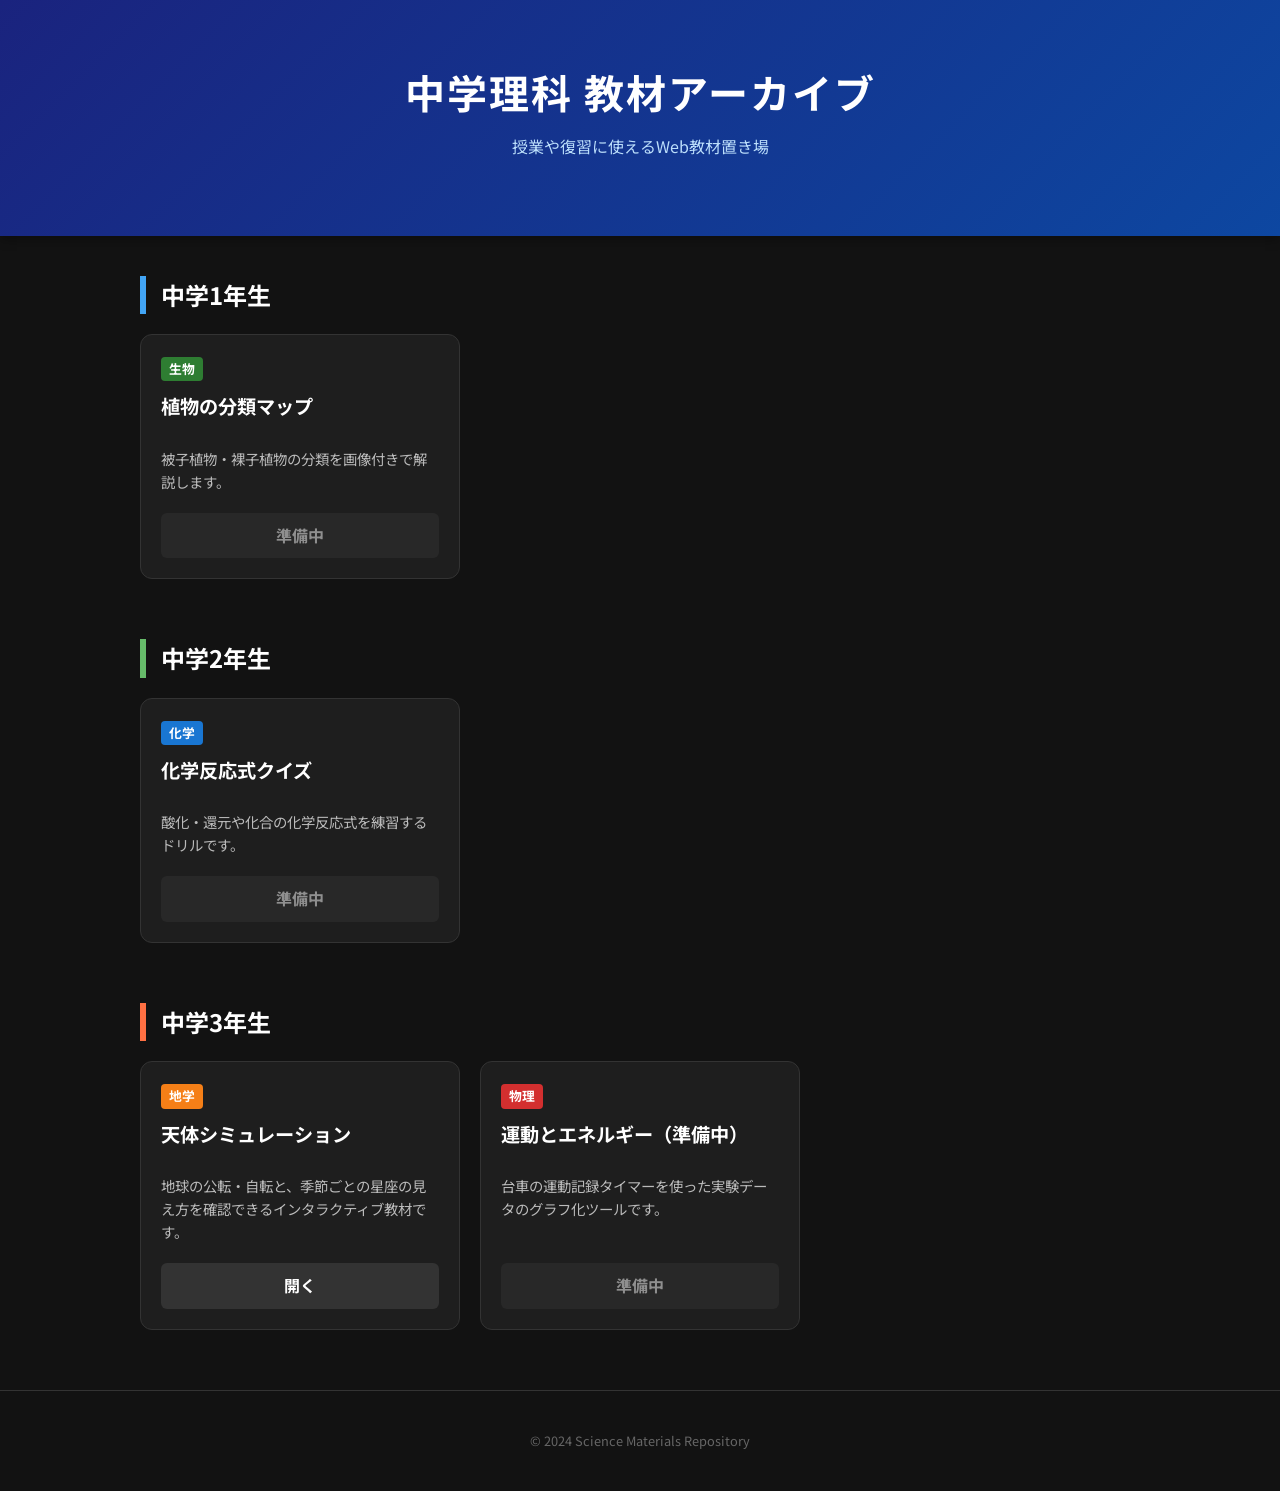
<file: index.html>
<!DOCTYPE html>
<html lang="ja">

<head>
    <meta charset="UTF-8">
    <meta name="viewport" content="width=device-width, initial-scale=1.0">
    <title>中学理科 教材アーカイブ</title>
    <link href="https://fonts.googleapis.com/css2?family=Noto+Sans+JP:wght@400;700&display=swap" rel="stylesheet">
    <link rel="stylesheet" href="style.css">
    <style>
        /* --- メインコンテンツ固有設定 --- */

        /* 学年ごとのセクション */
        .grade-section {
            margin-bottom: 60px;
        }

        .grade-title {
            font-size: 1.5rem;
            border-left: 6px solid #42a5f5;
            /* 左側の青い線 */
            padding-left: 15px;
            margin-bottom: 20px;
            color: #fff;
        }

        /* 2年生、3年生で線の色を変える */
        .grade-2 .grade-title {
            border-color: #66bb6a;
        }

        /* 緑 */
        .grade-3 .grade-title {
            border-color: #ff7043;
        }

        /* オレンジ */

        /* --- カードグリッド（教材一覧） --- */
        .card-grid {
            display: grid;
            grid-template-columns: repeat(auto-fill, minmax(280px, 1fr));
            /* 画面幅に合わせて自動調整 */
            gap: 20px;
        }

        /* 個別のカードデザイン */
        .card {
            background-color: #1e1e1e;
            border-radius: 12px;
            padding: 20px;
            transition: transform 0.2s, box-shadow 0.2s;
            border: 1px solid #333;
            display: flex;
            flex-direction: column;
        }

        .card:hover {
            transform: translateY(-5px);
            /* ホバー時に少し浮く */
            box-shadow: 0 8px 20px rgba(0, 0, 0, 0.4);
            border-color: #555;
        }

        .card h3 {
            margin: 0 0 10px 0;
            font-size: 1.2rem;
            color: #fff;
        }

        .card p {
            font-size: 0.9rem;
            color: #bbb;
            flex-grow: 1;
            /* ボタンを下揃えにする */
            margin-bottom: 20px;
        }
    </style>
</head>

<body>

    <header class="hero-header">
        <h1>中学理科 教材アーカイブ</h1>
        <p class="subtitle">授業や復習に使えるWeb教材置き場</p>
    </header>

    <div class="container">

        <section class="grade-section grade-1">
            <h2 class="grade-title">中学1年生</h2>
            <div class="card-grid">

                <div class="card">
                    <div><span class="tag biology">生物</span></div>
                    <h3>植物の分類マップ</h3>
                    <p>被子植物・裸子植物の分類を画像付きで解説します。</p>
                    <a href="#" class="btn" style="opacity: 0.5; pointer-events: none;">準備中</a>
                </div>

            </div>
        </section>

        <section class="grade-section grade-2">
            <h2 class="grade-title">中学2年生</h2>
            <div class="card-grid">

                <div class="card">
                    <div><span class="tag chemistry">化学</span></div>
                    <h3>化学反応式クイズ</h3>
                    <p>酸化・還元や化合の化学反応式を練習するドリルです。</p>
                    <a href="#" class="btn" style="opacity: 0.5; pointer-events: none;">準備中</a>
                </div>

            </div>
        </section>

        <section class="grade-section grade-3">
            <h2 class="grade-title">中学3年生</h2>
            <div class="card-grid">

                <div class="card">
                    <div><span class="tag earth">地学</span></div>
                    <h3>天体シミュレーション</h3>
                    <p>地球の公転・自転と、季節ごとの星座の見え方を確認できるインタラクティブ教材です。</p>
                    <a href="astro_simulation.html" class="btn">開く</a>
                </div>

                <div class="card">
                    <div><span class="tag physics">物理</span></div>
                    <h3>運動とエネルギー（準備中）</h3>
                    <p>台車の運動記録タイマーを使った実験データのグラフ化ツールです。</p>
                    <a href="#" class="btn" style="opacity: 0.5; pointer-events: none;">準備中</a>
                </div>

            </div>
        </section>

    </div>

    <footer>
        &copy; 2024 Science Materials Repository
    </footer>

</body>

</html>
</file>
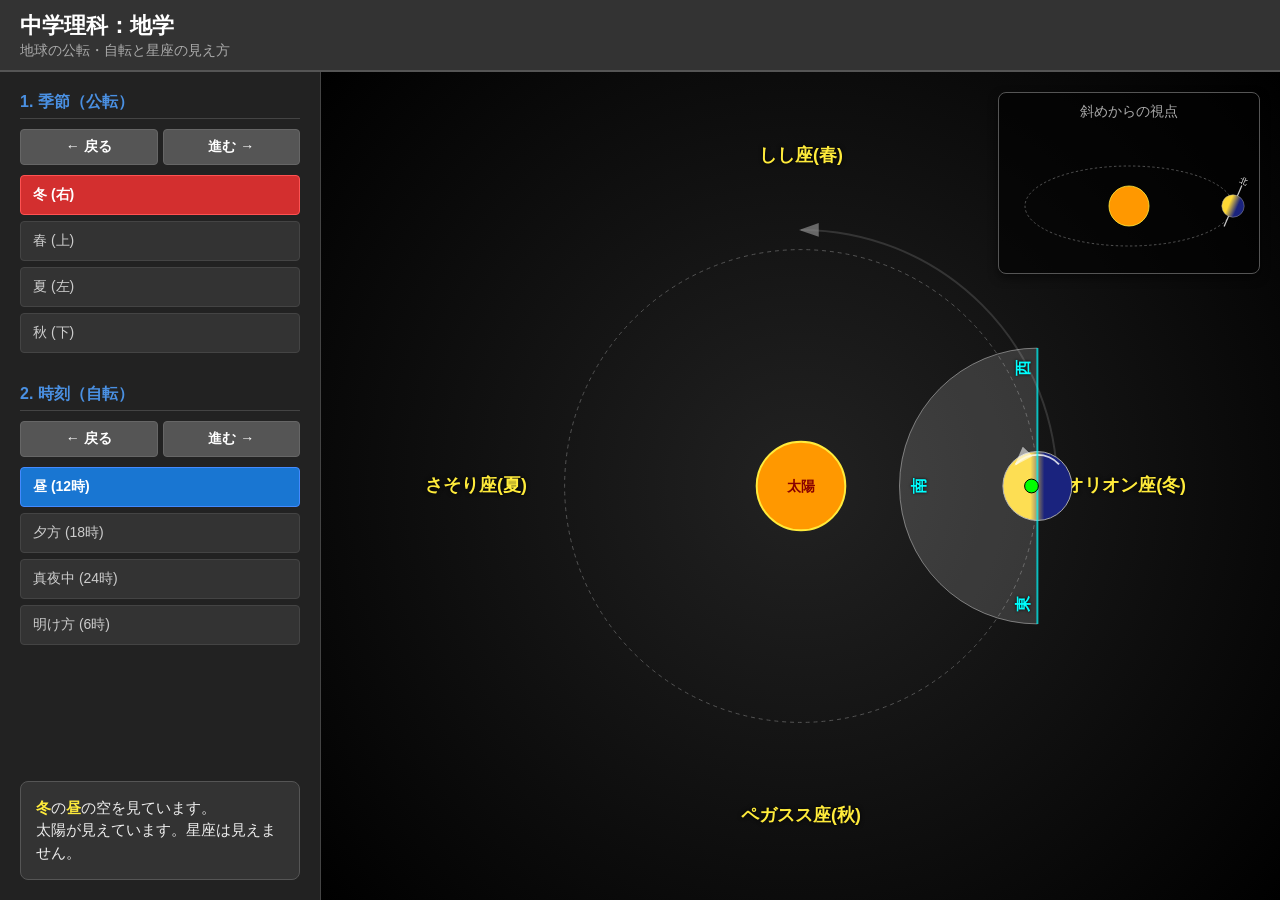
<file: astro.html>
<!DOCTYPE html>
<html lang="ja">
<head>
    <meta charset="UTF-8">
    <meta name="viewport" content="width=device-width, initial-scale=1.0">
    <title>中学理科：地学 天体シミュレーター v7</title>
    <style>
        /* --- レイアウトとデザイン (v6と同じ) --- */
        body { 
            font-family: "Hiragino Kaku Gothic ProN", sans-serif; 
            background-color: #1a1a1a; color: #eee; margin: 0; height: 100vh; display: flex; flex-direction: column;
        }
        header {
            background-color: #333; padding: 10px 20px; border-bottom: 2px solid #555; flex-shrink: 0;
            display: flex; align-items: center; justify-content: space-between;
        }
        h1 { margin: 0; font-size: 1.4rem; color: #fff; }
        h2 { margin: 0; font-size: 0.9rem; color: #aaa; font-weight: normal; }
        .container { display: flex; flex: 1; overflow: hidden; }
        .sidebar {
            width: 280px; background-color: #222; padding: 20px; border-right: 1px solid #444;
            display: flex; flex-direction: column; gap: 25px; flex-shrink: 0; overflow-y: auto;
        }
        .control-group h3 {
            margin: 0 0 10px 0; font-size: 1rem; color: #4a90e2; border-bottom: 1px solid #444; padding-bottom: 5px;
        }
        .nav-buttons { display: flex; gap: 5px; margin-bottom: 10px; }
        .nav-btn {
            flex: 1; padding: 8px; background: #555; color: #fff; border: 1px solid #666; cursor: pointer;
            border-radius: 4px; font-size: 14px; font-weight: bold; transition: background 0.1s;
        }
        .nav-btn:hover { background: #666; } .nav-btn:active { background: #444; }
        .selection-buttons button { 
            display: block; width: 100%; padding: 10px 12px; margin-bottom: 6px; cursor: pointer;
            border: 1px solid #444; background: #333; color: #ccc; border-radius: 4px; font-size: 14px; text-align: left; transition: background 0.2s;
        }
        .selection-buttons button:hover { background: #3a3a3a; }
        button.active { background: #d32f2f; border-color: #ff5252; color: #fff; font-weight: bold;}
        button.time-active { background: #1976d2; border-color: #448aff; color: #fff; font-weight: bold;}
        #info-box { background: #333; padding: 15px; border-radius: 8px; border: 1px solid #555; margin-top: auto; }
        #info-text { font-size: 15px; line-height: 1.5; }
        .highlight { color: #ffeb3b; font-weight: bold; }
        
        .main-view {
            flex: 1;
            background: radial-gradient(circle at center, #222 0%, #000 100%);
            display: flex; justify-content: center; align-items: center;
            position: relative; padding: 20px;
        }
        #simulationSvg { width: 100%; height: 100%; max-width: 900px; max-height: 900px; }
        .star-label { fill: #ffeb3b; font-size: 18px; text-anchor: middle; font-weight: bold; text-shadow: 0 0 4px #000; pointer-events: none; }
        .direction-label { fill: #00ffff; font-size: 16px; font-weight: bold; text-anchor: middle; text-shadow: 0 0 3px #000; }

        /* 右上のミニビュー */
        #mini-view-container {
            position: absolute;
            top: 20px; right: 20px;
            width: 240px; height: 160px;
            background: rgba(0, 0, 0, 0.6);
            border: 1px solid #555;
            border-radius: 8px;
            padding: 10px;
            box-shadow: 0 4px 10px rgba(0,0,0,0.5);
            z-index: 10;
        }
        #mini-view-container h3 {
            margin: 0 0 5px 0; font-size: 14px; color: #aaa; text-align: center; font-weight: normal;
        }
        #miniSvg { width: 100%; height: 100%; }

    </style>
</head>
<body>

    <header>
        <div>
            <h1>中学理科：地学</h1>
            <h2>地球の公転・自転と星座の見え方</h2>
        </div>
    </header>

    <div class="container">
        <div class="sidebar">
            <div class="control-group">
                <h3>1. 季節（公転）</h3>
                <div class="nav-buttons">
                    <button class="nav-btn" onclick="changeSeason(-1)">← 戻る</button>
                    <button class="nav-btn" onclick="changeSeason(1)">進む →</button>
                </div>
                <div class="selection-buttons">
                    <button onclick="setSeason('winter')" id="btn-winter">冬 (右)</button>
                    <button onclick="setSeason('spring')" id="btn-spring">春 (上)</button>
                    <button onclick="setSeason('summer')" id="btn-summer">夏 (左)</button>
                    <button onclick="setSeason('autumn')" id="btn-autumn">秋 (下)</button>
                </div>
            </div>
            <div class="control-group">
                <h3>2. 時刻（自転）</h3>
                <div class="nav-buttons">
                    <button class="nav-btn" onclick="changeTime(-1)">← 戻る</button>
                    <button class="nav-btn" onclick="changeTime(1)">進む →</button>
                </div>
                <div class="selection-buttons">
                    <button onclick="setTime('noon')" id="btn-noon">昼 (12時)</button>
                    <button onclick="setTime('evening')" id="btn-evening">夕方 (18時)</button>
                    <button onclick="setTime('midnight')" id="btn-midnight">真夜中 (24時)</button>
                    <button onclick="setTime('morning')" id="btn-morning">明け方 (6時)</button>
                </div>
            </div>
            <div id="info-box">
                <div id="info-text">ボタンを押してシミュレーションを開始してください。</div>
            </div>
        </div>

        <div class="main-view">
            <svg viewBox="0 0 800 800" id="simulationSvg">
                <defs>
                    <linearGradient id="gradEarth" x1="0%" y1="0%" x2="100%" y2="0%">
                        <stop offset="40%" stop-color="#fdd835" /> 
                        <stop offset="60%" stop-color="#1a237e" /> 
                    </linearGradient>
                    <marker id="arrowHead" markerWidth="10" markerHeight="7" refX="9" refY="3.5" orient="auto">
                        <polygon points="0 0, 10 3.5, 0 7" fill="#fff" opacity="0.7"/>
                    </marker>
                </defs>
                <text x="730" y="405" class="star-label">オリオン座(冬)</text>
                <text x="400" y="70" class="star-label">しし座(春)</text>
                <text x="70" y="405" class="star-label">さそり座(夏)</text>
                <text x="400" y="740" class="star-label">ペガスス座(秋)</text>
                
                <g transform="translate(400,400)">
                    <circle r="45" fill="#ff9800" stroke="#ffeb3b" stroke-width="2"/>
                    <text y="5" fill="#800" font-size="14" text-anchor="middle" font-weight="bold">太陽</text>
                </g>
                <circle cx="400" cy="400" r="240" fill="none" stroke="#555" stroke-dasharray="4,4" />
                <path d="M660,400 A260,260 0 0,0 400,140" fill="none" stroke="#555" stroke-width="2" marker-end="url(#arrowHead)" opacity="0.5"/>
                
                <g id="earthGroup">
                    <g id="earthBody">
                        <circle r="35" fill="url(#gradEarth)" stroke="#aaa" stroke-width="1"/>
                        <path d="M 22,-22 A 30,30 0 0,0 -22,-22" fill="none" stroke="#fff" stroke-width="2" marker-end="url(#arrowHead)" opacity="0.8"/>
                    </g>
                    <g id="observerGroup">
                        <path d="M -140,0 A 140,140 0 0,1 140,0" fill="rgba(255,255,255,0.15)" stroke="rgba(255,255,255,0.4)" stroke-width="1" />
                        <line x1="-140" y1="0" x2="140" y2="0" stroke="#00ffff" stroke-width="2" opacity="0.7"/>
                        <circle cx="0" cy="-6" r="7" fill="#0f0" stroke="#000" />
                        <text x="0" y="-115" class="direction-label">南</text>
                        <text x="-120" y="-10" class="direction-label">東</text>
                        <text x="120" y="-10" class="direction-label">西</text>
                    </g>
                </g>
            </svg>

            <div id="mini-view-container">
                <h3>斜めからの視点</h3>
                <svg id="miniSvg" viewBox="0 0 300 200">
                    <defs>
                         <linearGradient id="gradMiniEarth" x1="0%" y1="0%" x2="100%" y2="0%">
                            <stop offset="30%" stop-color="#fdd835" />
                            <stop offset="70%" stop-color="#1a237e" />
                        </linearGradient>
                    </defs>
                    
                    <ellipse cx="150" cy="100" rx="130" ry="50" fill="none" stroke="#666" stroke-dasharray="3,3" />
                    <g transform="translate(150,100)">
                        <circle r="25" fill="#ff9800" stroke="#ffeb3b" stroke-width="1"/>
                    </g>

                    <g id="miniEarthGroup">
                        <g transform="rotate(23.4)">
                            <line x1="0" y1="-28" x2="0" y2="28" stroke="#fff" stroke-width="1.5" opacity="0.8" />
                            <text x="0" y="-30" fill="#fff" font-size="10" text-anchor="middle">北</text> <g id="miniEarthRotator">
                                <circle r="14" fill="url(#gradMiniEarth)" stroke="#aaa" stroke-width="0.5"/>
                            </g>
                        </g>
                    </g>
                </svg>
            </div>
        </div>
    </div>

    <script>
        let currentSeason = 'winter';
        let currentTime = 'noon';

        const CX = 400;
        const CY = 400;
        const ORBIT_RADIUS = 240;
        
        const MINI_CX = 150;
        const MINI_CY = 100;
        const MINI_RX = 130;
        const MINI_RY = 50;

        const seasonOrder = ['winter', 'spring', 'summer', 'autumn'];
        const timeOrder = ['noon', 'evening', 'midnight', 'morning'];

        const seasonConfig = {
            'winter': { angle: 0, label: '冬' },
            'spring': { angle: 270, label: '春' },
            'summer': { angle: 180, label: '夏' },
            'autumn': { angle: 90, label: '秋' }
        };

        const timeConfig = {
            'noon':     { offset: 0, label: '昼' },
            'evening':  { offset: -90, label: '夕方' },
            'midnight': { offset: -180, label: '真夜中' },
            'morning':  { offset: -270, label: '明け方' }
        };

        function update() {
            const seasonData = seasonConfig[currentSeason];
            const timeData = timeConfig[currentTime];
            const angleRad = seasonData.angle * (Math.PI / 180);
            
            // --- 1. メインビュー更新 ---
            const ex = CX + ORBIT_RADIUS * Math.cos(angleRad);
            const ey = CY + ORBIT_RADIUS * Math.sin(angleRad);
            document.getElementById('earthGroup').setAttribute('transform', `translate(${ex}, ${ey})`);

            const earthBody = document.getElementById('earthBody');
            earthBody.setAttribute('transform', `rotate(${seasonData.angle})`);

            const sunDir = seasonData.angle + 180;
            const finalRot = sunDir + timeData.offset;
            document.getElementById('observerGroup').setAttribute('transform', `rotate(${finalRot + 90})`);

            // --- 2. ミニビュー更新 ---
            const miniEx = MINI_CX + MINI_RX * Math.cos(angleRad);
            const miniEy = MINI_CY + MINI_RY * Math.sin(angleRad);
            const miniEarthGroup = document.getElementById('miniEarthGroup');
            
            // 奥行きスケール
            const depthScale = 1 + (Math.sin(angleRad) * 0.2);
            miniEarthGroup.setAttribute('transform', `translate(${miniEx}, ${miniEy}) scale(${depthScale})`);

            // 昼夜の向き調整
            // 地軸の傾きGタグの中にいる球体だけを回す。
            // 地軸Gタグ自体が23.4度傾いているので、球体の回転角度(phase)は補正が必要だが、
            // 簡易的に公転角度の分だけ逆回転させて、常に太陽側を向かせる。
            // ※gradMiniEarthは左側が黄色。
            // rotate(-seasonData.angle) をかけると、公転角度に応じて向きが変わる
            const miniEarthRotator = document.getElementById('miniEarthRotator');
            miniEarthRotator.setAttribute('transform', `rotate(${seasonData.angle})`);

            // --- UI更新 ---
            document.querySelectorAll('button').forEach(b => {
                b.classList.remove('active'); b.classList.remove('time-active');
            });
            document.getElementById(`btn-${currentSeason}`).classList.add('active');
            document.getElementById(`btn-${currentTime}`).classList.add('time-active');
            
            document.getElementById('info-text').innerHTML = 
                `<span class="highlight">${seasonData.label}</span>の<span class="highlight">${timeData.label}</span>の空を見ています。<br>` +
                getTimeDescription(timeData.label);
        }

        function changeSeason(direction) {
            let currentIndex = seasonOrder.indexOf(currentSeason);
            let nextIndex = (currentIndex + direction + seasonOrder.length) % seasonOrder.length;
            setSeason(seasonOrder[nextIndex]);
        }
        function changeTime(direction) {
            let currentIndex = timeOrder.indexOf(currentTime);
            let nextIndex = (currentIndex + direction + timeOrder.length) % timeOrder.length;
            setTime(timeOrder[nextIndex]);
        }
        function getTimeDescription(timeLabel) {
            if(timeLabel === '昼') return "太陽が見えています。星座は見えません。";
            if(timeLabel === '真夜中') return "太陽の反対側です。南の空に季節の星座がよく見えます。";
            if(timeLabel === '夕方') return "太陽が西へ沈んでいくところです。";
            if(timeLabel === '明け方') return "太陽が東から昇ってくるところです。";
            return "";
        }
        function setSeason(s) { currentSeason = s; update(); }
        function setTime(t) { currentTime = t; update(); }

        update();
    </script>
</body>
</html>
</file>
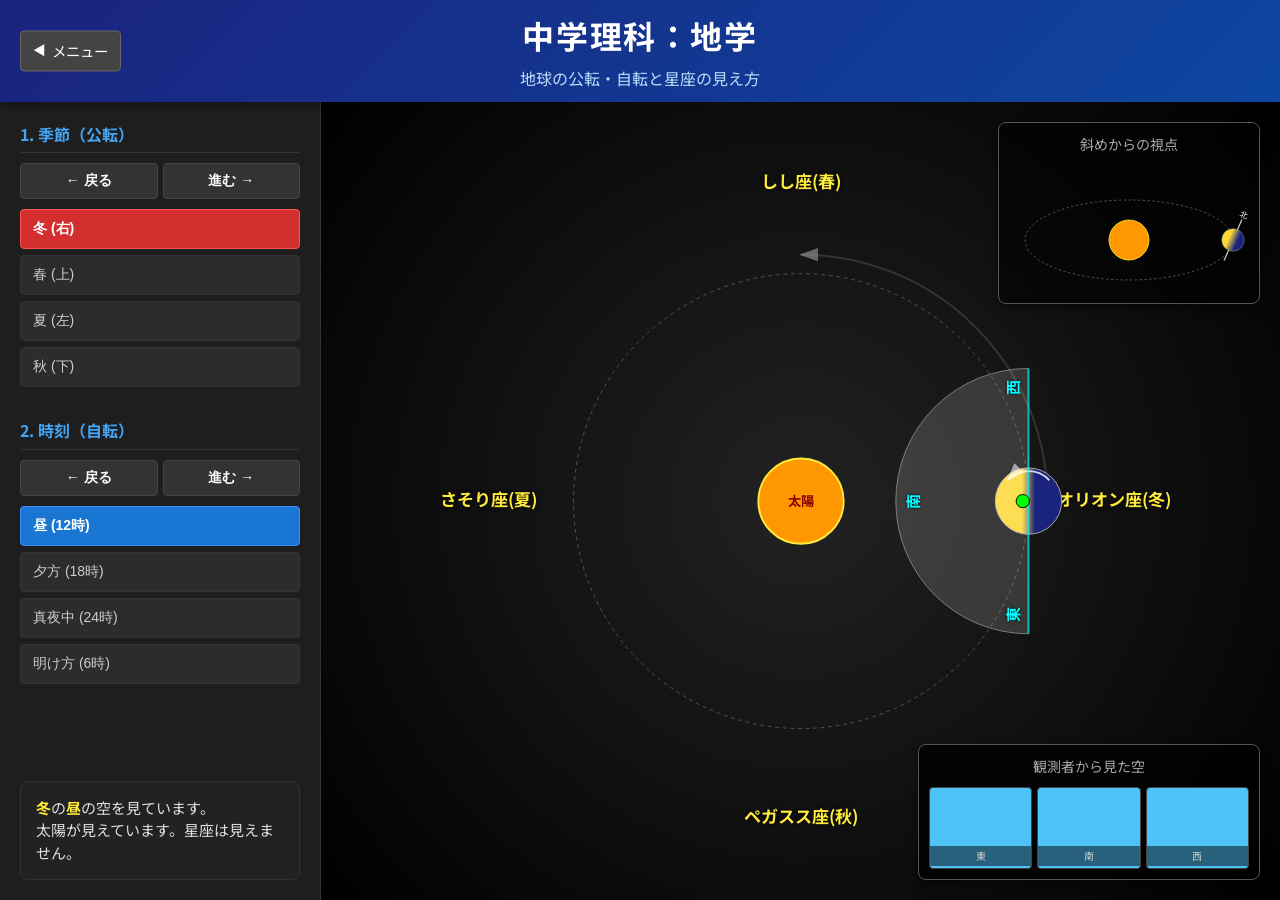
<file: astro_simulation.html>
<!DOCTYPE html>
<html lang="ja">

<head>
    <meta charset="UTF-8">
    <meta name="viewport" content="width=device-width, initial-scale=1.0">
    <title>中学理科：地学 天体シミュレーター v7</title>
    <link rel="stylesheet" href="style.css">
    <style>
        /* --- レイアウトとデザイン (アプリ固有) --- */
        body {
            /* style.cssの基本設定を継承しつつ、アプリ用に上書き */
            height: 100vh;
            display: flex;
            flex-direction: column;
            overflow: hidden;
            /* スクロール防止 */
        }

        header {
            /* style.cssの共通ヘッダーをベースに、アプリ用に配置調整 */
            display: flex;
            align-items: center;
            justify-content: center;
            /* タイトルを中央に */
            padding: 10px 20px;
            flex-shrink: 0;
            position: relative;
        }

        /* メニューボタンは style.css の .menu-btn を使用 (absolute配置) */

        h1 {
            margin: 0;
            font-size: 1.4rem;
        }

        h2 {
            margin: 0;
            font-size: 0.9rem;
            color: #bbdefb;
            font-weight: normal;
        }

        .container {
            display: flex;
            flex: 1;
            overflow: hidden;
            max-width: none;
            /* index.htmlの制限を解除 */
            margin: 0;
            padding: 0;
        }

        /* サイドバー */
        .sidebar {
            width: 280px;
            background-color: #1e1e1e;
            /* カードと同じ色に */
            padding: 20px;
            border-right: 1px solid #333;
            display: flex;
            flex-direction: column;
            gap: 25px;
            flex-shrink: 0;
            overflow-y: auto;
        }

        .control-group h3 {
            margin: 0 0 10px 0;
            font-size: 1rem;
            color: #42a5f5;
            border-bottom: 1px solid #333;
            padding-bottom: 5px;
        }

        /* 操作系ボタン (style.cssの .btn などを活用してもいいが、細かい調整があるので維持) */
        .nav-buttons {
            display: flex;
            gap: 5px;
            margin-bottom: 10px;
        }

        .nav-btn {
            flex: 1;
            padding: 8px;
            background: #333;
            color: #fff;
            border: 1px solid #444;
            cursor: pointer;
            border-radius: 4px;
            font-size: 14px;
            font-weight: bold;
            transition: background 0.1s;
        }

        .nav-btn:hover {
            background: #555;
        }

        .nav-btn:active {
            background: #222;
        }

        /* メニューに戻るボタン */
        .menu-btn {
            text-decoration: none;
            color: #fff;
            background-color: #444;
            /* ちょっと明るめのグレー */
            padding: 8px 12px;
            border-radius: 4px;
            font-size: 0.9rem;
            border: 1px solid #666;
            margin-right: 15px;
            /* タイトルとの間隔 */
            display: inline-flex;
            align-items: center;
            transition: background 0.2s;
        }

        .menu-btn:hover {
            background-color: #555;
        }

        .menu-btn::before {
            content: "◀";
            margin-right: 6px;
            font-size: 0.8rem;
        }

        /* 観測者視点 (右下) */
        #human-view-container {
            position: absolute;
            bottom: 20px;
            right: 20px;
            width: 320px;
            background: rgba(0, 0, 0, 0.8);
            border: 1px solid #555;
            border-radius: 8px;
            padding: 10px;
            box-shadow: 0 4px 10px rgba(0, 0, 0, 0.5);
            z-index: 10;
        }

        #human-view-container h3 {
            margin: 0 0 10px 0;
            font-size: 14px;
            color: #aaa;
            text-align: center;
            font-weight: normal;
        }

        .sky-windows {
            display: flex;
            gap: 5px;
        }

        .sky-panel {
            flex: 1;
            height: 80px;
            border: 1px solid #444;
            border-radius: 4px;
            position: relative;
            overflow: hidden;
            display: flex;
            align-items: center;
            justify-content: center;
            text-align: center;
            font-size: 12px;
            font-weight: bold;
            color: #fff;
            text-shadow: 0 0 3px #000;
        }

        .direction-tag {
            position: absolute;
            bottom: 2px;
            left: 0;
            right: 0;
            font-size: 10px;
            color: #ccc;
            background: rgba(0, 0, 0, 0.5);
            padding: 2px 0;
            font-weight: normal;
        }

        /* 空の色クラス */
        .sky-day {
            background: #4fc3f7;
            color: #333;
            text-shadow: none;
        }

        /* 昼の青空 */
        .sky-night {
            background: #000022;
        }

        /* 真っ暗な夜空 */
        .sky-evening-sky {
            background: linear-gradient(to bottom, #1a237e, #b71c1c);
        }

        /* 夕方の空 */
        .sky-morning-sky {
            background: linear-gradient(to bottom, #1a237e, #fbc02d);
        }

        /* 明け方の空 */
        .sky-sunset {
            background: linear-gradient(to bottom, #f57c00, #b71c1c);
        }

        /* 夕焼け（太陽方向） */
        .sky-sunrise {
            background: linear-gradient(to bottom, #4fc3f7, #fbc02d);
        }

        /* 朝焼け（太陽方向） */
        .selection-buttons button {
            display: block;
            width: 100%;
            padding: 10px 12px;
            margin-bottom: 6px;
            cursor: pointer;
            border: 1px solid #333;
            background: #2c2c2c;
            color: #ccc;
            border-radius: 4px;
            font-size: 14px;
            text-align: left;
            transition: background 0.2s;
        }

        .selection-buttons button:hover {
            background: #3a3a3a;
        }

        button.active {
            background: #d32f2f;
            border-color: #ff5252;
            color: #fff;
            font-weight: bold;
        }

        button.time-active {
            background: #1976d2;
            border-color: #448aff;
            color: #fff;
            font-weight: bold;
        }

        #info-box {
            background: #222;
            padding: 15px;
            border-radius: 8px;
            border: 1px solid #333;
            margin-top: auto;
        }

        #info-text {
            font-size: 15px;
            line-height: 1.5;
        }

        .highlight {
            color: #ffeb3b;
            font-weight: bold;
        }

        .main-view {
            flex: 1;
            background: radial-gradient(circle at center, #222 0%, #000 100%);
            display: flex;
            justify-content: center;
            align-items: center;
            position: relative;
            padding: 20px;
        }

        #simulationSvg {
            width: 100%;
            height: 100%;
            max-width: 900px;
            max-height: 900px;
        }

        .star-label {
            fill: #ffeb3b;
            font-size: 18px;
            text-anchor: middle;
            font-weight: bold;
            text-shadow: 0 0 4px #000;
            pointer-events: none;
        }

        .direction-label {
            fill: #00ffff;
            font-size: 16px;
            font-weight: bold;
            text-anchor: middle;
            text-shadow: 0 0 3px #000;
        }

        /* 右上のミニビュー */
        #mini-view-container {
            position: absolute;
            top: 20px;
            right: 20px;
            width: 240px;
            height: 160px;
            background: rgba(0, 0, 0, 0.6);
            border: 1px solid #555;
            border-radius: 8px;
            padding: 10px;
            box-shadow: 0 4px 10px rgba(0, 0, 0, 0.5);
            z-index: 10;
        }

        #mini-view-container h3 {
            margin: 0 0 5px 0;
            font-size: 14px;
            color: #aaa;
            text-align: center;
            font-weight: normal;
        }

        #miniSvg {
            width: 100%;
            height: 100%;
        }
    </style>
</head>

<body>

    <header>
        <a href="index.html" class="menu-btn">メニュー</a>
        <div>
            <h1>中学理科：地学</h1>
            <h2>地球の公転・自転と星座の見え方</h2>
        </div>
    </header>

    <div class="container">
        <div class="sidebar">
            <div class="control-group">
                <h3>1. 季節（公転）</h3>
                <div class="nav-buttons">
                    <button class="nav-btn" onclick="changeSeason(-1)">← 戻る</button>
                    <button class="nav-btn" onclick="changeSeason(1)">進む →</button>
                </div>
                <div class="selection-buttons">
                    <button onclick="setSeason('winter')" id="btn-winter">冬 (右)</button>
                    <button onclick="setSeason('spring')" id="btn-spring">春 (上)</button>
                    <button onclick="setSeason('summer')" id="btn-summer">夏 (左)</button>
                    <button onclick="setSeason('autumn')" id="btn-autumn">秋 (下)</button>
                </div>
            </div>
            <div class="control-group">
                <h3>2. 時刻（自転）</h3>
                <div class="nav-buttons">
                    <button class="nav-btn" onclick="changeTime(-1)">← 戻る</button>
                    <button class="nav-btn" onclick="changeTime(1)">進む →</button>
                </div>
                <div class="selection-buttons">
                    <button onclick="setTime('noon')" id="btn-noon">昼 (12時)</button>
                    <button onclick="setTime('evening')" id="btn-evening">夕方 (18時)</button>
                    <button onclick="setTime('midnight')" id="btn-midnight">真夜中 (24時)</button>
                    <button onclick="setTime('morning')" id="btn-morning">明け方 (6時)</button>
                </div>
            </div>
            <div id="info-box">
                <div id="info-text">ボタンを押してシミュレーションを開始してください。</div>
            </div>
        </div>

        <div class="main-view">
            <svg viewBox="0 0 800 800" id="simulationSvg">
                <defs>
                    <linearGradient id="gradEarth" x1="0%" y1="0%" x2="100%" y2="0%">
                        <stop offset="40%" stop-color="#fdd835" />
                        <stop offset="60%" stop-color="#1a237e" />
                    </linearGradient>
                    <marker id="arrowHead" markerWidth="10" markerHeight="7" refX="9" refY="3.5" orient="auto">
                        <polygon points="0 0, 10 3.5, 0 7" fill="#fff" opacity="0.7" />
                    </marker>
                </defs>
                <text x="730" y="405" class="star-label">オリオン座(冬)</text>
                <text x="400" y="70" class="star-label">しし座(春)</text>
                <text x="70" y="405" class="star-label">さそり座(夏)</text>
                <text x="400" y="740" class="star-label">ペガスス座(秋)</text>

                <g transform="translate(400,400)">
                    <circle r="45" fill="#ff9800" stroke="#ffeb3b" stroke-width="2" />
                    <text y="5" fill="#800" font-size="14" text-anchor="middle" font-weight="bold">太陽</text>
                </g>
                <circle cx="400" cy="400" r="240" fill="none" stroke="#555" stroke-dasharray="4,4" />
                <path d="M660,400 A260,260 0 0,0 400,140" fill="none" stroke="#555" stroke-width="2"
                    marker-end="url(#arrowHead)" opacity="0.5" />

                <g id="earthGroup">
                    <g id="earthBody">
                        <circle r="35" fill="url(#gradEarth)" stroke="#aaa" stroke-width="1" />
                        <path d="M 22,-22 A 30,30 0 0,0 -22,-22" fill="none" stroke="#fff" stroke-width="2"
                            marker-end="url(#arrowHead)" opacity="0.8" />
                    </g>
                    <g id="observerGroup">
                        <path d="M -140,0 A 140,140 0 0,1 140,0" fill="rgba(255,255,255,0.15)"
                            stroke="rgba(255,255,255,0.4)" stroke-width="1" />
                        <line x1="-140" y1="0" x2="140" y2="0" stroke="#00ffff" stroke-width="2" opacity="0.7" />
                        <circle cx="0" cy="-6" r="7" fill="#0f0" stroke="#000" />
                        <text x="0" y="-115" class="direction-label">南</text>
                        <text x="-120" y="-10" class="direction-label">東</text>
                        <text x="120" y="-10" class="direction-label">西</text>
                    </g>
                </g>
            </svg>


            <div id="mini-view-container">
                <h3>斜めからの視点</h3>
                <svg id="miniSvg" viewBox="0 0 300 200">
                    <defs>
                        <linearGradient id="gradMiniEarth" x1="0%" y1="0%" x2="100%" y2="0%">
                            <stop offset="30%" stop-color="#fdd835" />
                            <stop offset="70%" stop-color="#1a237e" />
                        </linearGradient>
                    </defs>

                    <ellipse cx="150" cy="100" rx="130" ry="50" fill="none" stroke="#666" stroke-dasharray="3,3" />
                    <g transform="translate(150,100)">
                        <circle r="25" fill="#ff9800" stroke="#ffeb3b" stroke-width="1" />
                    </g>

                    <g id="miniEarthGroup">
                        <g transform="rotate(23.4)">
                            <line x1="0" y1="-28" x2="0" y2="28" stroke="#fff" stroke-width="1.5" opacity="0.8" />
                            <text x="0" y="-30" fill="#fff" font-size="10" text-anchor="middle">北</text>
                            <g id="miniEarthRotator">
                                <circle r="14" fill="url(#gradMiniEarth)" stroke="#aaa" stroke-width="0.5" />
                            </g>
                        </g>
                    </g>
                </svg>
            </div>

            <div id="human-view-container">
                <h3>観測者から見た空</h3>
                <div class="sky-windows">
                    <div class="sky-panel" id="view-east">
                        <span id="star-east"></span>
                        <div class="direction-tag">東</div>
                    </div>
                    <div class="sky-panel" id="view-south">
                        <span id="star-south"></span>
                        <div class="direction-tag">南</div>
                    </div>
                    <div class="sky-panel" id="view-west">
                        <span id="star-west"></span>
                        <div class="direction-tag">西</div>
                    </div>
                </div>
            </div>
        </div>
    </div>

    <script>
        let currentSeason = 'winter';
        let currentTime = 'noon';

        const CX = 400;
        const CY = 400;
        const ORBIT_RADIUS = 240;

        const MINI_CX = 150;
        const MINI_CY = 100;
        const MINI_RX = 130;
        const MINI_RY = 50;

        const seasonOrder = ['winter', 'spring', 'summer', 'autumn'];
        const timeOrder = ['noon', 'evening', 'midnight', 'morning'];

        const seasonConfig = {
            'winter': { angle: 0, label: '冬' },
            'spring': { angle: 270, label: '春' },
            'summer': { angle: 180, label: '夏' },
            'autumn': { angle: 90, label: '秋' }
        };

        const timeConfig = {
            'noon': { offset: 0, label: '昼' },
            'evening': { offset: -90, label: '夕方' },
            'midnight': { offset: -180, label: '真夜中' },
            'morning': { offset: -270, label: '明け方' }
        };

        // 星座の設定 (0:冬, 1:春, 2:夏, 3:秋)
        const constellations = ['オリオン座', 'しし座', 'さそり座', 'ペガスス座'];
        // 季節のインデックス
        const seasonIndices = { 'winter': 0, 'spring': 1, 'summer': 2, 'autumn': 3 };
        // 時間のオフセット（南中する星座のズレ）
        // 真夜中(0) -> その季節の星座が南中
        // 明け方(+1) -> +1つ先の季節の星座が南中
        // 夕方(-1 -> +3) -> 1つ前の季節の星座が南中
        // 昼(+2) -> 2つ先の季節（太陽の方向）
        const timeIndices = { 'midnight': 0, 'morning': 1, 'noon': 2, 'evening': 3 };

        function update() {
            const seasonData = seasonConfig[currentSeason];
            const timeData = timeConfig[currentTime];
            const angleRad = seasonData.angle * (Math.PI / 180);

            // --- 1. メインビュー更新 ---
            const ex = CX + ORBIT_RADIUS * Math.cos(angleRad);
            const ey = CY + ORBIT_RADIUS * Math.sin(angleRad);
            document.getElementById('earthGroup').setAttribute('transform', `translate(${ex}, ${ey})`);

            const earthBody = document.getElementById('earthBody');
            earthBody.setAttribute('transform', `rotate(${seasonData.angle})`);

            const sunDir = seasonData.angle + 180;
            const finalRot = sunDir + timeData.offset;
            document.getElementById('observerGroup').setAttribute('transform', `rotate(${finalRot + 90})`);

            // --- 2. ミニビュー更新 ---
            const miniEx = MINI_CX + MINI_RX * Math.cos(angleRad);
            const miniEy = MINI_CY + MINI_RY * Math.sin(angleRad);
            const miniEarthGroup = document.getElementById('miniEarthGroup');

            // 奥行きスケール
            const depthScale = 1 + (Math.sin(angleRad) * 0.2);
            miniEarthGroup.setAttribute('transform', `translate(${miniEx}, ${miniEy}) scale(${depthScale})`);

            // 昼夜の向き調整
            // 地軸の傾きGタグの中にいる球体だけを回す。
            // 地軸Gタグ自体が23.4度傾いているので、球体の回転角度(phase)は補正が必要だが、
            // 簡易的に公転角度の分だけ逆回転させて、常に太陽側を向かせる。
            // ※gradMiniEarthは左側が黄色。
            // rotate(-seasonData.angle) をかけると、公転角度に応じて向きが変わる
            const miniEarthRotator = document.getElementById('miniEarthRotator');
            miniEarthRotator.setAttribute('transform', `rotate(${seasonData.angle})`);

            // --- UI更新 ---
            document.querySelectorAll('button').forEach(b => {
                b.classList.remove('active'); b.classList.remove('time-active');
            });
            document.getElementById(`btn-${currentSeason}`).classList.add('active');
            document.getElementById(`btn-${currentTime}`).classList.add('time-active');

            document.getElementById('info-text').innerHTML =
                `<span class="highlight">${seasonData.label}</span>の<span class="highlight">${timeData.label}</span>の空を見ています。<br>` +
                getTimeDescription(timeData.label);

            updateHumanView();
        }

        function updateHumanView() {
            // 基本の色クラスをリセット
            const viewEast = document.getElementById('view-east');
            const viewSouth = document.getElementById('view-south');
            const viewWest = document.getElementById('view-west');
            [viewEast, viewSouth, viewWest].forEach(el => el.className = 'sky-panel');

            // --- 1. 空の色設定 ---
            // 明け方: 東は朝焼け、他は薄暗い
            // 夕方: 西は夕焼け、他は薄暗い
            // 昼: 全部青
            // 夜: 全部黒
            if (currentTime === 'noon') {
                [viewEast, viewSouth, viewWest].forEach(el => el.classList.add('sky-day'));
            } else if (currentTime === 'midnight') {
                [viewEast, viewSouth, viewWest].forEach(el => el.classList.add('sky-night'));
            } else if (currentTime === 'morning') {
                viewEast.classList.add('sky-sunrise');
                viewSouth.classList.add('sky-morning-sky');
                viewWest.classList.add('sky-morning-sky');
            } else if (currentTime === 'evening') {
                viewWest.classList.add('sky-sunset');
                viewSouth.classList.add('sky-evening-sky');
                viewEast.classList.add('sky-evening-sky');
            }

            // --- 2. 星座の表示 ---
            // 南に見える星座の計算
            const sIdx = seasonIndices[currentSeason];
            const tIdx = timeIndices[currentTime];

            // South Index = (Season + Time) % 4
            const southStarIdx = (sIdx + tIdx) % 4;
            const eastStarIdx = (southStarIdx + 1) % 4;
            const westStarIdx = (southStarIdx - 1 + 4) % 4;

            let southText = constellations[southStarIdx];
            let eastText = constellations[eastStarIdx];
            let westText = constellations[westStarIdx];

            // 太陽の影響による不可視判定
            if (currentTime === 'noon') {
                southText = ''; eastText = ''; westText = '';
            }
            if (currentTime === 'morning') {
                eastText = ''; // 太陽
            }
            if (currentTime === 'evening') {
                westText = ''; // 太陽
            }

            document.getElementById('star-south').textContent = southText;
            document.getElementById('star-east').textContent = eastText;
            document.getElementById('star-west').textContent = westText;
        }

        function changeSeason(direction) {
            let currentIndex = seasonOrder.indexOf(currentSeason);
            let nextIndex = (currentIndex + direction + seasonOrder.length) % seasonOrder.length;
            setSeason(seasonOrder[nextIndex]);
        }
        function changeTime(direction) {
            let currentIndex = timeOrder.indexOf(currentTime);
            let nextIndex = (currentIndex + direction + timeOrder.length) % timeOrder.length;
            setTime(timeOrder[nextIndex]);
        }
        function getTimeDescription(timeLabel) {
            if (timeLabel === '昼') return "太陽が見えています。星座は見えません。";
            if (timeLabel === '真夜中') return "太陽の反対側です。南の空に季節の星座がよく見えます。";
            if (timeLabel === '夕方') return "太陽が西へ沈んでいくところです。";
            if (timeLabel === '明け方') return "太陽が東から昇ってくるところです。";
            return "";
        }
        function setSeason(s) { currentSeason = s; update(); }
        function setTime(t) { currentTime = t; update(); }

        update();
    </script>
</body>

</html>
</file>
<file: style.css>
@charset "UTF-8";
@import url('https://fonts.googleapis.com/css2?family=Noto+Sans+JP:wght@400;700&display=swap');

/* --- 全体の設定 --- */
body {
    font-family: 'Noto Sans JP', sans-serif;
    margin: 0;
    padding: 0;
    background-color: #121212; /* 背景：深いグレー */
    color: #e0e0e0; /* 文字：薄いグレー */
    line-height: 1.6;
}

/* --- ヘッダー --- */
header {
    background: linear-gradient(135deg, #1a237e, #0d47a1); /* 理科っぽい青のグラデーション */
    padding: 20px; /* 少し詰める (indexは60pxだったが共通化のため調整) */
    text-align: center;
    box-shadow: 0 4px 10px rgba(0,0,0,0.3);
    position: relative; /* ボタン配置のため */
}

/* index.htmlのような大きなヘッダー用クラス */
header.hero-header {
    padding: 60px 20px;
}

header h1 {
    margin: 0;
    font-size: 2.0rem; /* 少し小さめに統一 */
    color: #fff;
    letter-spacing: 0.05em;
}

header.hero-header h1 {
    font-size: 2.5rem;
}

header h2 {
    margin: 5px 0 0;
    font-size: 1.0rem;
    color: #bbdefb;
    font-weight: normal;
}

p.subtitle {
    margin-top: 10px;
    color: #bbdefb;
    font-size: 1rem;
}

/* --- コンテナ --- */
.container {
    max-width: 1000px;
    margin: 40px auto;
    padding: 0 20px;
}

/* --- ボタン --- */
.btn {
    display: inline-block;
    text-align: center;
    background-color: #333;
    color: #fff;
    padding: 10px;
    border-radius: 6px;
    text-decoration: none;
    font-weight: bold;
    transition: background 0.2s;
    border: none;
    cursor: pointer;
}
.btn:hover {
    background-color: #555;
}

/* メニューに戻るボタン (ヘッダー内左側配置用) */
.menu-btn {
    position: absolute;
    top: 50%;
    left: 20px;
    transform: translateY(-50%);
    text-decoration: none;
    color: #fff;
    background-color: rgba(0, 0, 0, 0.2);
    padding: 8px 12px;
    border-radius: 4px;
    font-size: 0.9rem;
    border: 1px solid rgba(255, 255, 255, 0.3);
    display: inline-flex;
    align-items: center;
    transition: background 0.2s;
}
.menu-btn:hover {
    background-color: rgba(0, 0, 0, 0.4);
}
.menu-btn::before {
    content: "◀";
    margin-right: 6px;
    font-size: 0.8rem;
}
/* スマホなどでヘッダーが狭い場合の調整は必要なら追記 */

/* --- タグ（カテゴリ） --- */
.tag {
    display: inline-block;
    font-size: 0.8rem;
    padding: 2px 8px;
    border-radius: 4px;
    margin-bottom: 10px;
    font-weight: bold;
}
.tag.biology { background-color: #2e7d32; color: #fff; } /* 生物：緑 */
.tag.physics { background-color: #d32f2f; color: #fff; } /* 物理：赤 */
.tag.chemistry { background-color: #1976d2; color: #fff; } /* 化学：青 */
.tag.earth { background-color: #f57f17; color: #fff; } /* 地学：オレンジ */
.tag.others { background-color: #757575; color: #fff; } /* その他：グレー */

/* --- フッター --- */
footer {
    text-align: center;
    padding: 40px;
    color: #666;
    font-size: 0.8rem;
    border-top: 1px solid #333;
    margin-top: 40px;
}
</file>
